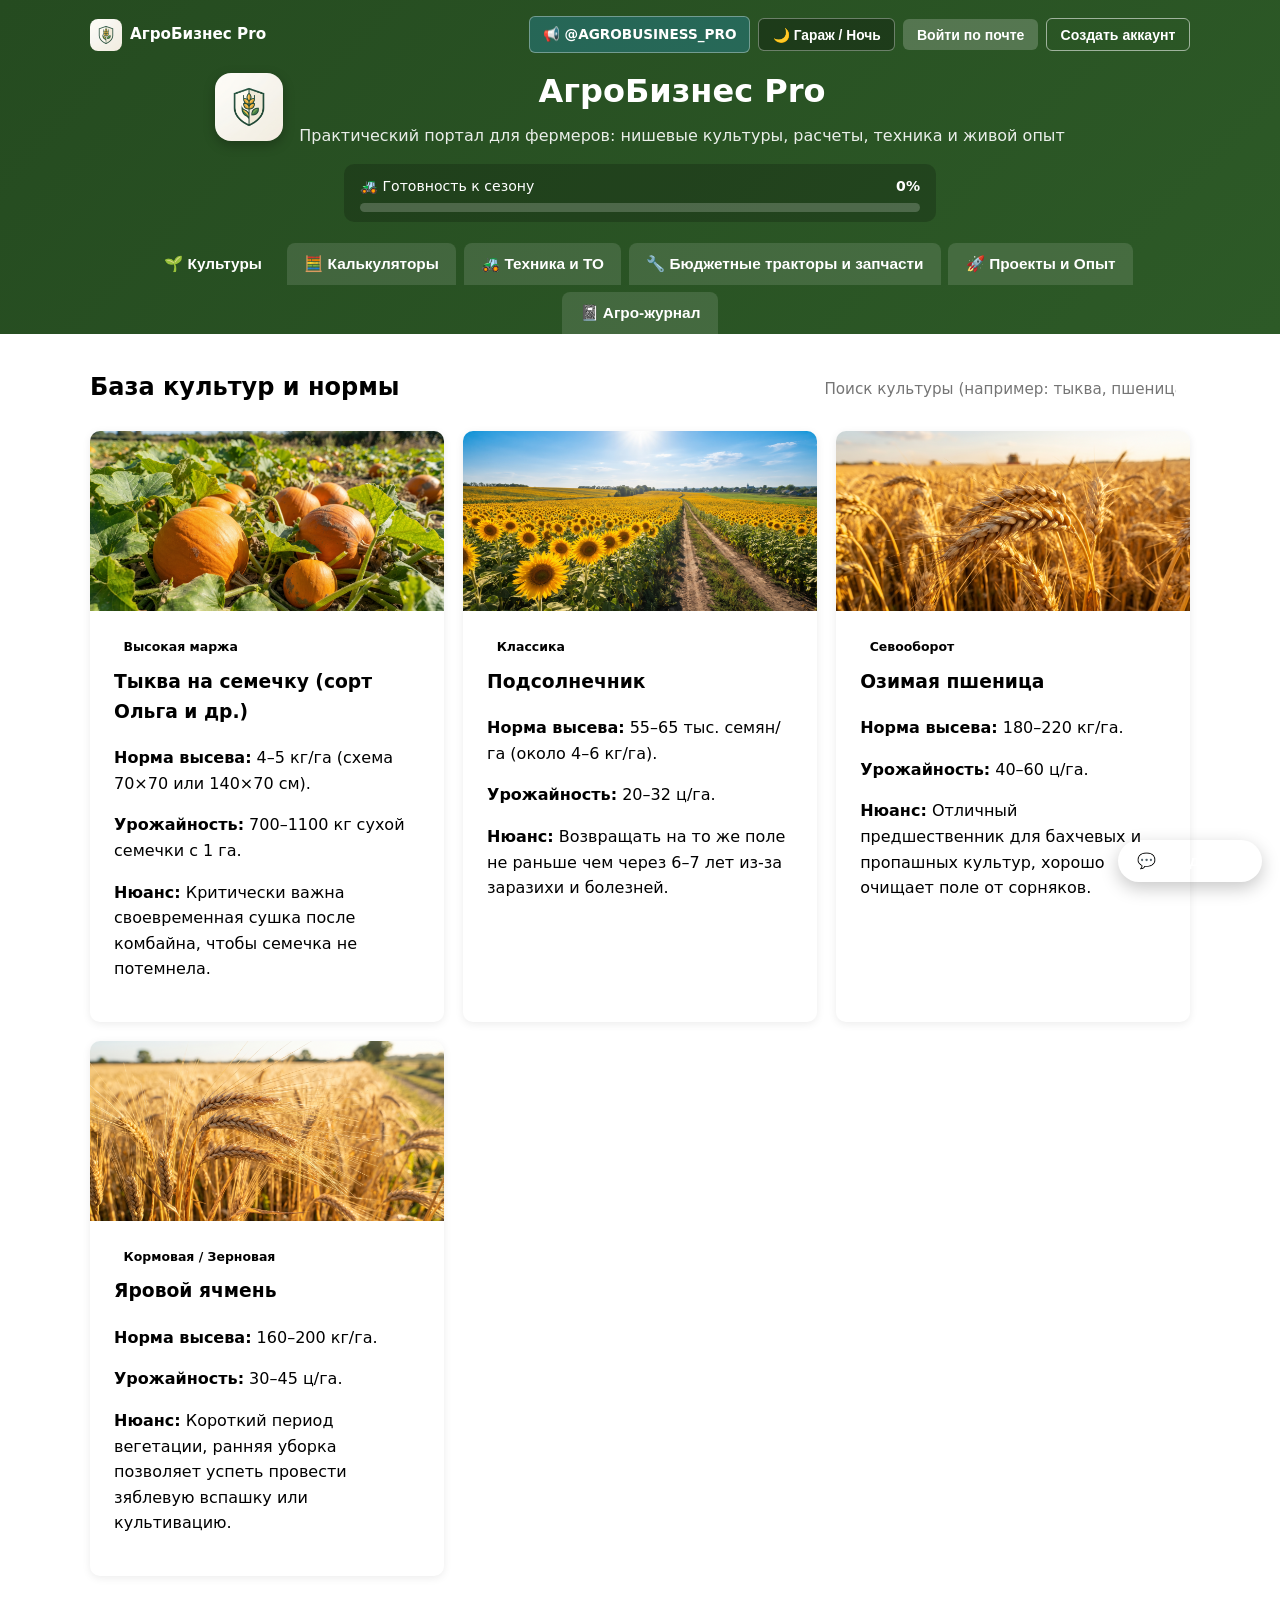
<file: index.html>
<!DOCTYPE html>
<html lang="ru">
<head>
    <meta charset="UTF-8">
    <meta name="viewport" content="width=device-width, initial-scale=1.0">
    <title>АгроБизнес Pro — Справочник, калькуляторы и журнал фермера</title>
    <link rel="icon" type="image/png" href="images/logo.png">
    <link rel="stylesheet" href="style.css">
</head>
<body>
    <header>
        <div class="top-bar">
            <div class="brand-mini">
                <img src="images/logo.png" alt="Логотип АгроБизнес Pro" class="site-logo">
                <span class="brand-name">АгроБизнес Pro</span>
            </div>
            <div class="top-actions">
                <a class="tg-header-link" href="https://t.me/AGROBUSINESS_PRO" target="_blank" rel="noopener noreferrer">📢 @AGROBUSINESS_PRO</a>
                <button class="theme-toggle-btn" id="themeToggleBtn" onclick="toggleTheme()">🌙 Гараж / Ночь</button>
                <div class="auth-panel" id="authPanel">
                    <button class="auth-btn" onclick="openAuthModal('login')">Войти по почте</button>
                    <button class="auth-btn auth-btn-outline" onclick="openAuthModal('register')">Создать аккаунт</button>
                </div>
            </div>
        </div>

        <div class="hero-brand">
            <img src="images/logo.png" alt="АгроБизнес Pro" class="hero-logo">
            <div>
                <h1>АгроБизнес Pro</h1>
                <p>Практический портал для фермеров: нишевые культуры, расчеты, техника и живой опыт</p>
            </div>
        </div>

        <!-- Прогресс-бар готовности к сезону -->
        <div class="season-progress-wrap">
            <div class="season-progress-head">
                <span>🚜 Готовность к сезону</span>
                <strong id="seasonPercentText">0%</strong>
            </div>
            <div class="season-bar-track">
                <div class="season-bar-fill" id="seasonBarFill" style="width: 0%;"></div>
            </div>
        </div>

        <nav class="tabs">
            <button class="tab-btn active" onclick="openTab('crops', this)">🌱 Культуры</button>
            <button class="tab-btn" onclick="openTab('calc', this)">🧮 Калькуляторы</button>
            <button class="tab-btn" onclick="openTab('tech', this)">🚜 Техника и ТО</button>
            <button class="tab-btn" onclick="openTab('budget-tractors', this)">🔧 Бюджетные тракторы и запчасти</button>
            <button class="tab-btn" onclick="openTab('projects', this)">🚀 Проекты и Опыт</button>
            <button class="tab-btn" onclick="openTab('notes', this)">📓 Агро-журнал</button>
        </nav>
    </header>

    <!-- Модальное окно входа / регистрации -->
    <div class="modal-backdrop" id="authModal">
        <div class="modal-box">
            <button class="modal-close" onclick="closeAuthModal()">✕</button>
            <h3 id="authTitle">Вход по почте</h3>
            <p class="auth-hint" id="authHint">Локальный вход в браузере (сохраняет твой профиль и журнал).</p>
            <form onsubmit="handleAuthSubmit(event)">
                <div id="nameFieldWrap" style="display: none;">
                    <label>Имя или хозяйство:
                        <input type="text" id="authName" placeholder="Например: Илья / Хозяйство 3 га">
                    </label>
                </div>
                <label>Электронная почта:
                    <input type="email" id="authEmail" required placeholder="farmer@example.com">
                </label>
                <label>Пароль:
                    <input type="password" id="authPassword" required minlength="4" placeholder="Минимум 4 символа">
                </label>
                <button type="submit" id="authSubmitBtn">Войти</button>
            </form>
            <div class="auth-switch">
                <span id="authSwitchText">Нет аккаунта?</span>
                <button type="button" class="link-btn" id="authSwitchBtn" onclick="toggleAuthMode()">Зарегистрироваться</button>
            </div>
            <div class="auth-error" id="authError"></div>
        </div>
    </div>

    <main>
        <!-- ВКЛАДКА 1: КУЛЬТУРЫ -->
        <section id="crops" class="tab-content active">
            <div class="section-header">
                <h2>База культур и нормы</h2>
                <input type="text" id="searchCrop" placeholder="Поиск культуры (например: тыква, пшеница)..." onkeyup="filterCrops()">
            </div>
            <div class="cards" id="cropCards">
                <div class="card crop-item">
                    <img src="images/pumpkin.jpg" alt="Тыква на семечку" class="crop-photo">
                    <div class="card-body">
                        <span class="badge">Высокая маржа</span>
                        <h3>Тыква на семечку (сорт Ольга и др.)</h3>
                        <p><strong>Норма высева:</strong> 4–5 кг/га (схема 70×70 или 140×70 см).</p>
                        <p><strong>Урожайность:</strong> 700–1100 кг сухой семечки с 1 га.</p>
                        <p><strong>Нюанс:</strong> Критически важна своевременная сушка после комбайна, чтобы семечка не потемнела.</p>
                    </div>
                </div>
                <div class="card crop-item">
                    <img src="images/sunflower.jpg" alt="Подсолнечник" class="crop-photo">
                    <div class="card-body">
                        <span class="badge">Классика</span>
                        <h3>Подсолнечник</h3>
                        <p><strong>Норма высева:</strong> 55–65 тыс. семян/га (около 4–6 кг/га).</p>
                        <p><strong>Урожайность:</strong> 20–32 ц/га.</p>
                        <p><strong>Нюанс:</strong> Возвращать на то же поле не раньше чем через 6–7 лет из-за заразихи и болезней.</p>
                    </div>
                </div>
                <div class="card crop-item">
                    <img src="images/wheat.jpg" alt="Озимая пшеница" class="crop-photo">
                    <div class="card-body">
                        <span class="badge">Севооборот</span>
                        <h3>Озимая пшеница</h3>
                        <p><strong>Норма высева:</strong> 180–220 кг/га.</p>
                        <p><strong>Урожайность:</strong> 40–60 ц/га.</p>
                        <p><strong>Нюанс:</strong> Отличный предшественник для бахчевых и пропашных культур, хорошо очищает поле от сорняков.</p>
                    </div>
                </div>
                <div class="card crop-item">
                    <img src="images/barley.jpg" alt="Яровой ячмень" class="crop-photo">
                    <div class="card-body">
                        <span class="badge">Кормовая / Зерновая</span>
                        <h3>Яровой ячмень</h3>
                        <p><strong>Норма высева:</strong> 160–200 кг/га.</p>
                        <p><strong>Урожайность:</strong> 30–45 ц/га.</p>
                        <p><strong>Нюанс:</strong> Короткий период вегетации, ранняя уборка позволяет успеть провести зяблевую вспашку или культивацию.</p>
                    </div>
                </div>
            </div>
        </section>

        <!-- ВКЛАДКА 2: КАЛЬКУЛЯТОРЫ + СТРЕСС-ТЕСТ -->
        <section id="calc" class="tab-content">
            <h2>Агро-калькуляторы и стресс-тест</h2>
            <div class="calc-grid">
                <div class="calc-box">
                    <h3>💰 Рентабельность + «А что, если…»</h3>
                    <label>Площадь (га): <input type="number" id="area" value="3" oninput="calculateProfit()"></label>
                    <label>Затраты на 1 га (ГСМ, семена, работа): <input type="number" id="cost" value="15000" oninput="calculateProfit()"></label>
                    <label>Урожайность с 1 га (кг): <input type="number" id="yield" value="800" oninput="calculateProfit()"></label>
                    <label>Цена реализации за 1 кг: <input type="number" id="price" value="85" oninput="calculateProfit()"></label>

                    <div class="stress-panel">
                        <span class="stress-title">⚡ Стресс-тест сценария:</span>
                        <div class="stress-buttons">
                            <button type="button" class="mini-btn" onclick="applyStress('normal')">Базовый</button>
                            <button type="button" class="mini-btn warn" onclick="applyStress('drought')">Засуха (-25% урожая)</button>
                            <button type="button" class="mini-btn warn" onclick="applyStress('priceDrop')">Обвал цены (-20%)</button>
                            <button type="button" class="mini-btn danger" onclick="applyStress('hard')">Жёсткий шторм</button>
                        </div>
                    </div>

                    <button onclick="calculateProfit()">Рассчитать прибыль</button>
                    <div class="result-box" id="profitResult">Чистая прибыль: 159 000</div>
                </div>

                <div class="calc-box">
                    <h3>🌾 Расход семян и топлива (ГСМ)</h3>
                    <label>Площадь участка (га): <input type="number" id="seedArea" value="3" oninput="calculateResources()"></label>
                    <label>Норма высева (кг/га): <input type="number" id="seedRate" value="4.5" step="0.1" oninput="calculateResources()"></label>
                    <label>Запас на пересев (%): <input type="number" id="seedReserve" value="10" oninput="calculateResources()"></label>
                    <label>Расход ДТ на цикл работ (л/га): <input type="number" id="fuelRate" value="35" oninput="calculateResources()"></label>
                    <button onclick="calculateResources()">Рассчитать ресурсы</button>
                    <div class="result-box" id="resourceResult">Нужно семян: 14.9 кг | Дизтоплива: 105 л</div>
                </div>
            </div>
        </section>

        <!-- ВКЛАДКА 3: ТЕХНИКА И ТО -->
        <section id="tech" class="tab-content">
            <div class="section-header">
                <h2>Подготовка техники и агрегатов</h2>
                <button type="button" class="mini-btn" onclick="resetChecklist()">Сбросить галочки</button>
            </div>
            <p class="subtitle">Отмеченные пункты сохраняются и повышают общий процент готовности к сезону в шапке сайта.</p>
            <div class="cards" id="techChecklistContainer">
                <div class="card">
                    <h3>Трактор и мини-трактор</h3>
                    <ul class="checklist">
                        <li><input type="checkbox" data-check-id="t1" onchange="saveChecklist()"> Замена моторного масла и фильтров перед сезоном</li>
                        <li><input type="checkbox" data-check-id="t2" onchange="saveChecklist()"> Проверка уровня масла в гидравлике и КПП</li>
                        <li><input type="checkbox" data-check-id="t3" onchange="saveChecklist()"> Протяжка колесных болтов и проверка давления в шинах</li>
                        <li><input type="checkbox" data-check-id="t4" onchange="saveChecklist()"> Шприцевание крестовин, рулевых тяг и навески</li>
                    </ul>
                </div>
                <div class="card">
                    <h3>Культиватор и почвообработка</h3>
                    <ul class="checklist">
                        <li><input type="checkbox" data-check-id="k1" onchange="saveChecklist()"> Проверка износа стрельчатых лап и стоек</li>
                        <li><input type="checkbox" data-check-id="k2" onchange="saveChecklist()"> Выставление рамы по горизонту на ровной площадке</li>
                        <li><input type="checkbox" data-check-id="k3" onchange="saveChecklist()"> Смазка подшипников опорных колес и катков</li>
                    </ul>
                </div>
                <div class="card">
                    <h3>Прицеп и логистика урожая</h3>
                    <ul class="checklist">
                        <li><input type="checkbox" data-check-id="p1" onchange="saveChecklist()"> Проверка ступичных подшипников и тормозной системы</li>
                        <li><input type="checkbox" data-check-id="p2" onchange="saveChecklist()"> Герметичность бортов (особенно для мелкого зерна и семечки)</li>
                        <li><input type="checkbox" data-check-id="p3" onchange="saveChecklist()"> Исправность светотехники и страховочных цепей</li>
                    </ul>
                </div>
            </div>
        </section>

        <!-- ВКЛАДКА 4: БЮДЖЕТНЫЕ ТРАКТОРЫ И ЗАПЧАСТИ -->
        <section id="budget-tractors" class="tab-content">
            <div class="section-header">
                <h2>Бюджетные тракторы и комплектующие</h2>
                <input type="text" id="searchTractor" placeholder="Поиск модели или запчасти (ремни, гидравлика, навеска)..." onkeyup="filterTractors()">
            </div>

            <div class="cards" id="tractorCards">
                <div class="card tractor-item">
                    <span class="badge">Бюджет / ЛПХ</span>
                    <h3>Ременные минитракторы (12–18 л.с.)</h3>
                    <p><strong>Плюсы:</strong> Низкая цена входа, простая конструкция, доступные расходники и малый расход топлива.</p>
                    <p><strong>Минусы:</strong> Меньший ресурс при тяжелой вспашке и частой работе с прицепом.</p>
                    <p><strong>На что смотреть при покупке:</strong> Люфты в рулевом, состояние ремней и шкивов, подтеки масла на КПП и двигателе.</p>
                </div>

                <div class="card tractor-item">
                    <span class="badge">Универсальный класс</span>
                    <h3>Компактные полноприводные/заднеприводные минитракторы (20–24 л.с.)</h3>
                    <p><strong>Плюсы:</strong> Полноценная гидравлика, ВОМ, удобнее работать с культиватором, фрезой и прицепом на нескольких гектарах.</p>
                    <p><strong>Минусы:</strong> Выше стоимость самой машины и узлов трансмиссии/гидравлики.</p>
                    <p><strong>На что смотреть при покупке:</strong> Работа гидрораспределителя под нагрузкой, состояние сцепления и шлицов ВОМ.</p>
                </div>

                <div class="card tractor-item">
                    <span class="badge">DIY / Адаптация</span>
                    <h3>Малобюджетные и кастомные минитракторы</h3>
                    <p><strong>Плюсы:</strong> Гибкая сборка под конкретные задачи (культивация, перевозка, междурядная обработка) за минимальные деньги.</p>
                    <p><strong>Минусы:</strong> Требуют времени на доводку, сварку, подбор передаточных чисел и самостоятельный ремонт.</p>
                    <p><strong>На что смотреть при покупке:</strong> Прочность рамы и точек крепления навески, соосность валов и цепных/ременных передач.</p>
                </div>
            </div>

            <h3 class="sub-heading">Ключевые комплектующие и запчасти в запасе</h3>
            <div class="cards">
                <div class="card tractor-item">
                    <span class="badge">Привод и трансмиссия</span>
                    <h3>Ремни, цепи, шкивы и сцепление</h3>
                    <p><strong>Запчасти:</strong> Клиновые ремни профиля B/SPB, приводные цепи, натяжные ролики, диски/выжимные сцепления.</p>
                    <p><strong>Совет:</strong> Держите запасной ремень и замок/звенья цепи в ящике с инструментом — обрыв в поле не остановит работу надолго.</p>
                </div>

                <div class="card tractor-item">
                    <span class="badge">Навесное и гидравлика</span>
                    <h3>Гидрошланги, распределитель и тяги навески</h3>
                    <p><strong>Запчасти:</strong> РВД (рукава высокого давления), медные/алюминиевые уплотнительные кольца, пальцы, шплинты, центральный винт.</p>
                    <p><strong>Совет:</strong> Проверяйте шланги на трещины и потертости об острые кромки рамы.</p>
                </div>

                <div class="card tractor-item">
                    <span class="badge">Ходовая и ТО</span>
                    <h3>Фильтры, подшипники, крестовины и резина</h3>
                    <p><strong>Запчасти:</strong> Масляные, топливные и воздушные фильтры, ступичные/опорные подшипники, крестовины кардана, камеры и покрышки.</p>
                    <p><strong>Совет:</strong> Записывайте маркировку всех фильтров и подшипников в агро-журнал, чтобы заказывать без замеров в магазине.</p>
                </div>
            </div>
        </section>

        <!-- ВКЛАДКА 5: ПРОЕКТЫ, ОПЫТ И АГРО-РУЛЕТКА -->
        <section id="projects" class="tab-content">
            <div class="roulette-box">
                <div class="roulette-head">
                    <div>
                        <span class="badge badge-gold">🎲 Агро-рулетка идей</span>
                        <h3 id="rouletteTitle">Нажми «Крутить идею», чтобы получить нишевую связку</h3>
                    </div>
                    <div class="roulette-actions">
                        <button type="button" onclick="spinAgroRoulette()">🎲 Крутить идею</button>
                        <button type="button" class="mini-btn" id="adoptIdeaBtn" style="display:none;" onclick="adoptRouletteIdea()">➕ Взять в проекты</button>
                    </div>
                </div>
                <p id="rouletteDesc">Генератор подкидывает реальные идеи для малых и средних хозяйств, переработки и заработка на технике.</p>
            </div>

            <div class="section-header">
                <h2>Проекты, кейсы и стена опыта</h2>
                <input type="text" id="searchProject" placeholder="Поиск по проектам, опыту или автору..." onkeyup="filterProjects()">
            </div>

            <div class="project-form-box">
                <h3>Добавить проект, кейс или урок из практики</h3>
                <div class="project-form-grid">
                    <select id="projType">
                        <option value="Проект / Идея">🚀 Проект / Идея</option>
                        <option value="Успешный кейс">🏆 Успешный кейс</option>
                        <option value="Факап / Урок">⚠️ Факап / Урок (грабли)</option>
                    </select>
                    <input type="text" id="projTitle" placeholder="Название (например: Сушилка для семечки)">
                    <input type="text" id="projCategory" placeholder="Направление (Переработка / Техника / Поле)">
                    <input type="text" id="projAuthor" placeholder="Автор / контакт">
                </div>
                <textarea id="projDesc" rows="3" placeholder="Опишите суть: что сделали, какие цифры получились или на чём споткнулись..."></textarea>
                <button onclick="addProject()">Опубликовать на стену</button>
            </div>

            <div class="cards" id="projectsList"></div>
        </section>

        <!-- ВКЛАДКА 6: АГРО-ЖУРНАЛ -->
        <section id="notes" class="tab-content">
            <h2>Журнал работ и расходов</h2>
            <p class="subtitle" id="notesScopeHint">Записи сохраняются в памяти вашего браузера.</p>
            <div class="note-form">
                <input type="text" id="noteText" placeholder="Например: Культивация 3 га — ушло 25 л ДТ...">
                <button onclick="addNote()">Добавить запись</button>
            </div>
            <ul id="notesList" class="notes-list"></ul>
        </section>
    </main>

    <!-- Чат поддержки с автоответами, TG @AGROBUSINESS_PRO и контактом 0639429569 -->
    <div class="support-widget">
        <button type="button" class="support-fab" id="supportFabBtn" onclick="toggleSupportChat()">💬 Поддержка</button>
        <div class="support-drawer" id="supportDrawer">
            <div class="support-header">
                <div>
                    <strong>Чат поддержки АгроБизнес Pro</strong>
                    <div class="support-phone-row">
                        <span>Тел: <a href="tel:+380639429569">0639429569</a></span>
                        <button type="button" class="support-copy-btn" onclick="copySupportPhone()">Копировать</button>
                        <a class="support-tg-badge" href="https://t.me/AGROBUSINESS_PRO" target="_blank" rel="noopener noreferrer">TG канал</a>
                    </div>
                </div>
                <button type="button" class="support-close-btn" onclick="toggleSupportChat()">✕</button>
            </div>

            <div class="support-quick-chips">
                <button type="button" class="support-chip" onclick="sendQuickSupport('Как посчитать прибыль и стресс-тест?')">Калькулятор</button>
                <button type="button" class="support-chip" onclick="sendQuickSupport('Нормы высева и тыква на семечку')">Культуры и высев</button>
                <button type="button" class="support-chip" onclick="sendQuickSupport('Бюджетный трактор и запчасти')">Тракторы и запчасти</button>
                <button type="button" class="support-chip" onclick="sendQuickSupport('Связаться по телефону или в Telegram')">TG и телефон</button>
            </div>

            <div class="support-messages" id="supportMessages"></div>

            <form class="support-form" onsubmit="handleSupportSubmit(event)">
                <input type="text" id="supportInput" placeholder="Напиши вопрос..." autocomplete="off">
                <button type="submit">Отправить</button>
            </form>
        </div>
    </div>

    <script src="script.js"></script>
</body>
</html>
</file>
<file: style.css>
cat << 'EOF' > style.css
:root {
    --primary: #2d5a27;
    --primary-dark: #1f401b;
    --accent: #e6a817;
    --bg: #f3f6f2;
    --card-bg: #ffffff;
    --text: #1c261b;
    --muted: #526350;
    --border: #cbd5c9;
    --soft-bg: #eef6ed;
    --badge-bg: #e3f1e1;
}

body.garage-mode {
    --primary: #3b7a33;
    --primary-dark: #54a849;
    --accent: #f0b429;
    --bg: #121713;
    --card-bg: #1b221c;
    --text: #e6ede6;
    --muted: #9eb09d;
    --border: #323f33;
    --soft-bg: #232d24;
    --badge-bg: #263b25;
}

body { font-family: system-ui, -apple-system, sans-serif; margin: 0; background: var(--bg); color: var(--text); line-height: 1.6; transition: background 0.2s, color 0.2s; }
header { background: linear-gradient(135deg, #254b20, #2d5a27); color: white; padding: 1rem 1rem 0; text-align: center; }
body.garage-mode header { background: linear-gradient(135deg, #162615, #1e361c); border-bottom: 1px solid var(--border); }
header h1 { margin: 0; font-size: 2rem; }
header p { margin: 0.35rem 0 0; opacity: 0.9; }

.top-bar { max-width: 1100px; margin: 0 auto 0.8rem; display: flex; justify-content: space-between; align-items: center; gap: 0.8rem; flex-wrap: wrap; }
.brand-mini { display: flex; align-items: center; gap: 0.5rem; font-weight: 700; font-size: 0.95rem; }
.site-logo { width: 32px; height: 32px; border-radius: 8px; object-fit: cover; background: #fff; }
.top-actions { display: flex; align-items: center; gap: 0.5rem; flex-wrap: wrap; }

.tg-header-link {
    background: rgba(36, 161, 222, 0.28); color: #fff; text-decoration: none;
    border: 1px solid rgba(255,255,255,0.35); padding: 0.42rem 0.8rem;
    font-size: 0.85rem; font-weight: 700; border-radius: 6px;
}
.tg-header-link:hover { background: rgba(36, 161, 222, 0.45); }

.theme-toggle-btn { background: rgba(0,0,0,0.28); color: #fff; border: 1px solid rgba(255,255,255,0.35); padding: 0.45rem 0.85rem; font-size: 0.86rem; border-radius: 6px; }
.theme-toggle-btn:hover { background: rgba(0,0,0,0.45); }

.hero-brand { max-width: 1100px; margin: 0 auto 1rem; display: flex; align-items: center; justify-content: center; gap: 1rem; flex-wrap: wrap; }
.hero-logo { width: 68px; height: 68px; border-radius: 16px; object-fit: cover; box-shadow: 0 4px 12px rgba(0,0,0,0.25); background: #fff; }

/* Шкала готовности к сезону */
.season-progress-wrap { max-width: 560px; margin: 0 auto 1.3rem; background: rgba(0,0,0,0.2); padding: 0.65rem 1rem; border-radius: 10px; text-align: left; }
.season-progress-head { display: flex; justify-content: space-between; font-size: 0.88rem; margin-bottom: 0.35rem; }
.season-bar-track { width: 100%; height: 9px; background: rgba(255,255,255,0.2); border-radius: 99px; overflow: hidden; }
.season-bar-fill { height: 100%; background: var(--accent); border-radius: 99px; transition: width 0.35s ease; }

.auth-panel { display: flex; align-items: center; gap: 0.5rem; flex-wrap: wrap; }
.user-badge { font-size: 0.88rem; background: rgba(255,255,255,0.16); padding: 0.35rem 0.7rem; border-radius: 6px; }
.auth-btn { background: rgba(255,255,255,0.2); color: white; padding: 0.45rem 0.85rem; font-size: 0.88rem; border-radius: 6px; }
.auth-btn:hover { background: rgba(255,255,255,0.32); }
.auth-btn-outline { background: transparent; border: 1px solid rgba(255,255,255,0.55); }

.tabs { display: flex; justify-content: center; gap: 0.45rem; flex-wrap: wrap; max-width: 1100px; margin: 0 auto; }
.tab-btn { background: rgba(255,255,255,0.12); color: white; border: none; padding: 0.75rem 1.1rem; border-radius: 8px 8px 0 0; cursor: pointer; font-size: 0.96rem; font-weight: 600; transition: 0.2s; }
.tab-btn:hover { background: rgba(255,255,255,0.25); }
.tab-btn.active { background: var(--bg); color: var(--primary-dark); }

main { max-width: 1100px; margin: 2rem auto 5rem; padding: 0 1rem; }
.tab-content { display: none; animation: fadeIn 0.25s ease; }
.tab-content.active { display: block; }

@keyframes fadeIn { from { opacity: 0; transform: translateY(4px); } to { opacity: 1; transform: translateY(0); } }

.section-header { display: flex; justify-content: space-between; align-items: center; flex-wrap: wrap; gap: 1rem; margin-bottom: 1.5rem; }
.section-header h2 { margin: 0; }
.subtitle { color: var(--muted); margin-top: -0.6rem; margin-bottom: 1.2rem; }
#searchCrop, #searchTractor, #searchProject { max-width: 380px; padding: 0.6rem 0.9rem; border: 1px solid var(--border); border-radius: 6px; font-size: 0.95rem; background: var(--card-bg); color: var(--text); }
.sub-heading { margin: 2rem 0 1rem; color: var(--primary-dark); }

.cards { display: grid; grid-template-columns: repeat(auto-fit, minmax(270px, 1fr)); gap: 1.2rem; }
.card { background: var(--card-bg); padding: 1.5rem; border-radius: 10px; box-shadow: 0 2px 8px rgba(0,0,0,0.08); border: 1px solid var(--border); position: relative; overflow: hidden; }
.card.crop-item { padding: 0; }
.crop-photo { width: 100%; height: 180px; object-fit: cover; display: block; border-bottom: 1px solid var(--border); }
.card-body { padding: 1.35rem 1.5rem 1.5rem; }
.card h3 { margin-top: 0.4rem; color: var(--primary-dark); }
.badge { display: inline-block; background: var(--badge-bg); color: var(--primary-dark); font-size: 0.78rem; font-weight: bold; padding: 0.2rem 0.6rem; border-radius: 4px; }
.badge-gold { background: rgba(230, 168, 23, 0.2); color: #b88005; }
body.garage-mode .badge-gold { color: #f5c445; }
.badge-warn { background: rgba(201, 59, 59, 0.16); color: #c93b3b; }

.calc-grid { display: grid; grid-template-columns: repeat(auto-fit, minmax(310px, 1fr)); gap: 1.5rem; }
.calc-box { background: var(--card-bg); padding: 1.5rem; border-radius: 10px; box-shadow: 0 2px 8px rgba(0,0,0,0.08); border: 1px solid var(--border); display: flex; flex-direction: column; gap: 0.8rem; }
.calc-box h3 { margin: 0 0 0.4rem; color: var(--primary-dark); }
input[type="number"], input[type="text"], input[type="email"], input[type="password"], select, textarea {
    width: 100%; padding: 0.55rem; margin-top: 0.25rem; border: 1px solid var(--border); border-radius: 6px; box-sizing: border-box; font-size: 1rem; font-family: inherit;
    background: var(--bg); color: var(--text);
}
button { background: var(--primary); color: white; border: none; padding: 0.8rem 1.2rem; border-radius: 6px; cursor: pointer; font-weight: bold; font-size: 0.95rem; }
button:hover { opacity: 0.92; }
.mini-btn { background: var(--soft-bg); color: var(--text); border: 1px solid var(--border); padding: 0.45rem 0.8rem; font-size: 0.84rem; }
.mini-btn.warn { border-color: #d99b26; }
.mini-btn.danger { border-color: #c93b3b; color: #c93b3b; }
.result-box { background: var(--soft-bg); border-left: 4px solid var(--primary); padding: 0.85rem; font-weight: bold; border-radius: 4px; margin-top: 0.3rem; }

.stress-panel { background: var(--soft-bg); padding: 0.8rem; border-radius: 8px; border: 1px dashed var(--border); }
.stress-title { display: block; font-size: 0.85rem; font-weight: bold; margin-bottom: 0.5rem; color: var(--muted); }
.stress-buttons { display: flex; flex-wrap: wrap; gap: 0.4rem; }

.checklist { list-style: none; padding: 0; margin: 0; }
.checklist li { padding: 0.5rem 0; border-bottom: 1px solid var(--border); display: flex; align-items: center; gap: 0.6rem; }
.checklist li:last-child { border-bottom: none; }

/* Агро-рулетка */
.roulette-box { background: var(--card-bg); border: 2px solid var(--accent); padding: 1.3rem 1.5rem; border-radius: 12px; margin-bottom: 1.8rem; box-shadow: 0 4px 14px rgba(0,0,0,0.08); }
.roulette-head { display: flex; justify-content: space-between; align-items: center; gap: 1rem; flex-wrap: wrap; }
.roulette-head h3 { margin: 0.35rem 0 0; color: var(--primary-dark); }
.roulette-actions { display: flex; gap: 0.5rem; flex-wrap: wrap; }
.roulette-box p { margin: 0.7rem 0 0; color: var(--muted); }

.project-form-box { background: var(--card-bg); padding: 1.5rem; border-radius: 10px; box-shadow: 0 2px 8px rgba(0,0,0,0.08); border: 1px solid var(--border); margin-bottom: 1.5rem; display: flex; flex-direction: column; gap: 0.8rem; }
.project-form-box h3 { margin: 0; color: var(--primary-dark); }
.project-form-grid { display: grid; grid-template-columns: repeat(auto-fit, minmax(190px, 1fr)); gap: 0.8rem; }
.project-meta { font-size: 0.85rem; color: var(--muted); margin-top: 0.8rem; }
.project-actions { margin-top: 1rem; display: flex; justify-content: flex-end; }

.note-form { display: flex; gap: 0.6rem; margin-bottom: 1.2rem; }
.note-form input { margin-top: 0; }
.notes-list { list-style: none; padding: 0; display: flex; flex-direction: column; gap: 0.6rem; }
.notes-list li { background: var(--card-bg); border: 1px solid var(--border); padding: 0.9rem 1.2rem; border-radius: 8px; display: flex; justify-content: space-between; align-items: center; }
.del-btn { background: #c93b3b; padding: 0.4rem 0.7rem; font-size: 0.85rem; }
.del-btn:hover { background: #a62c2c; }

/* Модалка авторизации */
.modal-backdrop { display: none; position: fixed; inset: 0; background: rgba(0,0,0,0.62); z-index: 100; align-items: center; justify-content: center; padding: 1rem; }
.modal-backdrop.open { display: flex; }
.modal-box { background: var(--card-bg); color: var(--text); border: 1px solid var(--border); width: 100%; max-width: 400px; padding: 1.6rem; border-radius: 12px; position: relative; box-shadow: 0 10px 30px rgba(0,0,0,0.35); }
.modal-box h3 { margin: 0 0 0.4rem; color: var(--primary-dark); }
.modal-box form { display: flex; flex-direction: column; gap: 0.8rem; margin-top: 0.8rem; }
.modal-close { position: absolute; top: 0.8rem; right: 0.8rem; background: transparent; color: var(--muted); padding: 0.3rem 0.6rem; font-size: 1.1rem; }
.auth-hint { font-size: 0.82rem; color: var(--muted); margin: 0; }
.auth-switch { margin-top: 1rem; font-size: 0.9rem; display: flex; gap: 0.4rem; align-items: center; flex-wrap: wrap; }
.link-btn { background: none; color: var(--primary-dark); padding: 0; text-decoration: underline; font-size: 0.9rem; }
.auth-error { color: #c93b3b; font-size: 0.88rem; margin-top: 0.6rem; min-height: 1.2em; }

/* Виджет чата поддержки */
.support-widget { position: fixed; right: 18px; bottom: 18px; z-index: 120; }
.support-fab { box-shadow: 0 6px 18px rgba(0,0,0,0.22); border-radius: 999px; padding: 0.75rem 1.15rem; font-size: 0.95rem; }
.support-drawer {
    display: none; position: fixed; right: 18px; bottom: 72px;
    width: min(370px, calc(100vw - 36px)); max-height: 75vh;
    background: var(--card-bg); color: var(--text); border: 1px solid var(--border);
    border-radius: 14px; box-shadow: 0 12px 32px rgba(0,0,0,0.28);
    flex-direction: column; overflow: hidden;
}
.support-drawer.open { display: flex; }
.support-header {
    background: var(--primary); color: #fff; padding: 0.85rem 1rem;
    display: flex; justify-content: space-between; align-items: flex-start; gap: 0.5rem;
}
.support-phone-row { display: flex; align-items: center; gap: 0.5rem; margin-top: 0.25rem; font-size: 0.86rem; flex-wrap: wrap; }
.support-phone-row a { color: #ffe58f; font-weight: 700; text-decoration: none; }
.support-phone-row a:hover { text-decoration: underline; }
.support-tg-badge { background: rgba(255,255,255,0.2); padding: 0.15rem 0.5rem; border-radius: 4px; font-size: 0.76rem; }
.support-copy-btn { background: rgba(255,255,255,0.2); color: #fff; padding: 0.2rem 0.5rem; font-size: 0.75rem; border-radius: 4px; }
.support-close-btn { background: transparent; color: #fff; padding: 0.2rem 0.45rem; font-size: 1rem; line-height: 1; }

.support-quick-chips {
    display: flex; flex-wrap: wrap; gap: 0.35rem; padding: 0.6rem 0.8rem;
    background: var(--soft-bg); border-bottom: 1px solid var(--border);
}
.support-chip {
    background: var(--card-bg); color: var(--text); border: 1px solid var(--border);
    padding: 0.28rem 0.55rem; font-size: 0.76rem; border-radius: 999px; font-weight: 600;
}
.support-messages {
    padding: 0.8rem; overflow-y: auto; display: flex; flex-direction: column; gap: 0.55rem; flex: 1; min-height: 180px;
}
.support-msg {
    max-width: 88%; padding: 0.55rem 0.75rem; border-radius: 10px; font-size: 0.88rem; word-break: break-word;
}
.support-msg.bot { background: var(--soft-bg); border: 1px solid var(--border); align-self: flex-start; }
.support-msg.user { background: var(--primary); color: #fff; align-self: flex-end; }
.support-form { display: flex; gap: 0.4rem; padding: 0.65rem 0.8rem; border-top: 1px solid var(--border); background: var(--card-bg); }
.support-form input { margin-top: 0; font-size: 0.9rem; padding: 0.45rem 0.65rem; }
.support-form button { padding: 0.45rem 0.8rem; font-size: 0.88rem; }
</file>
